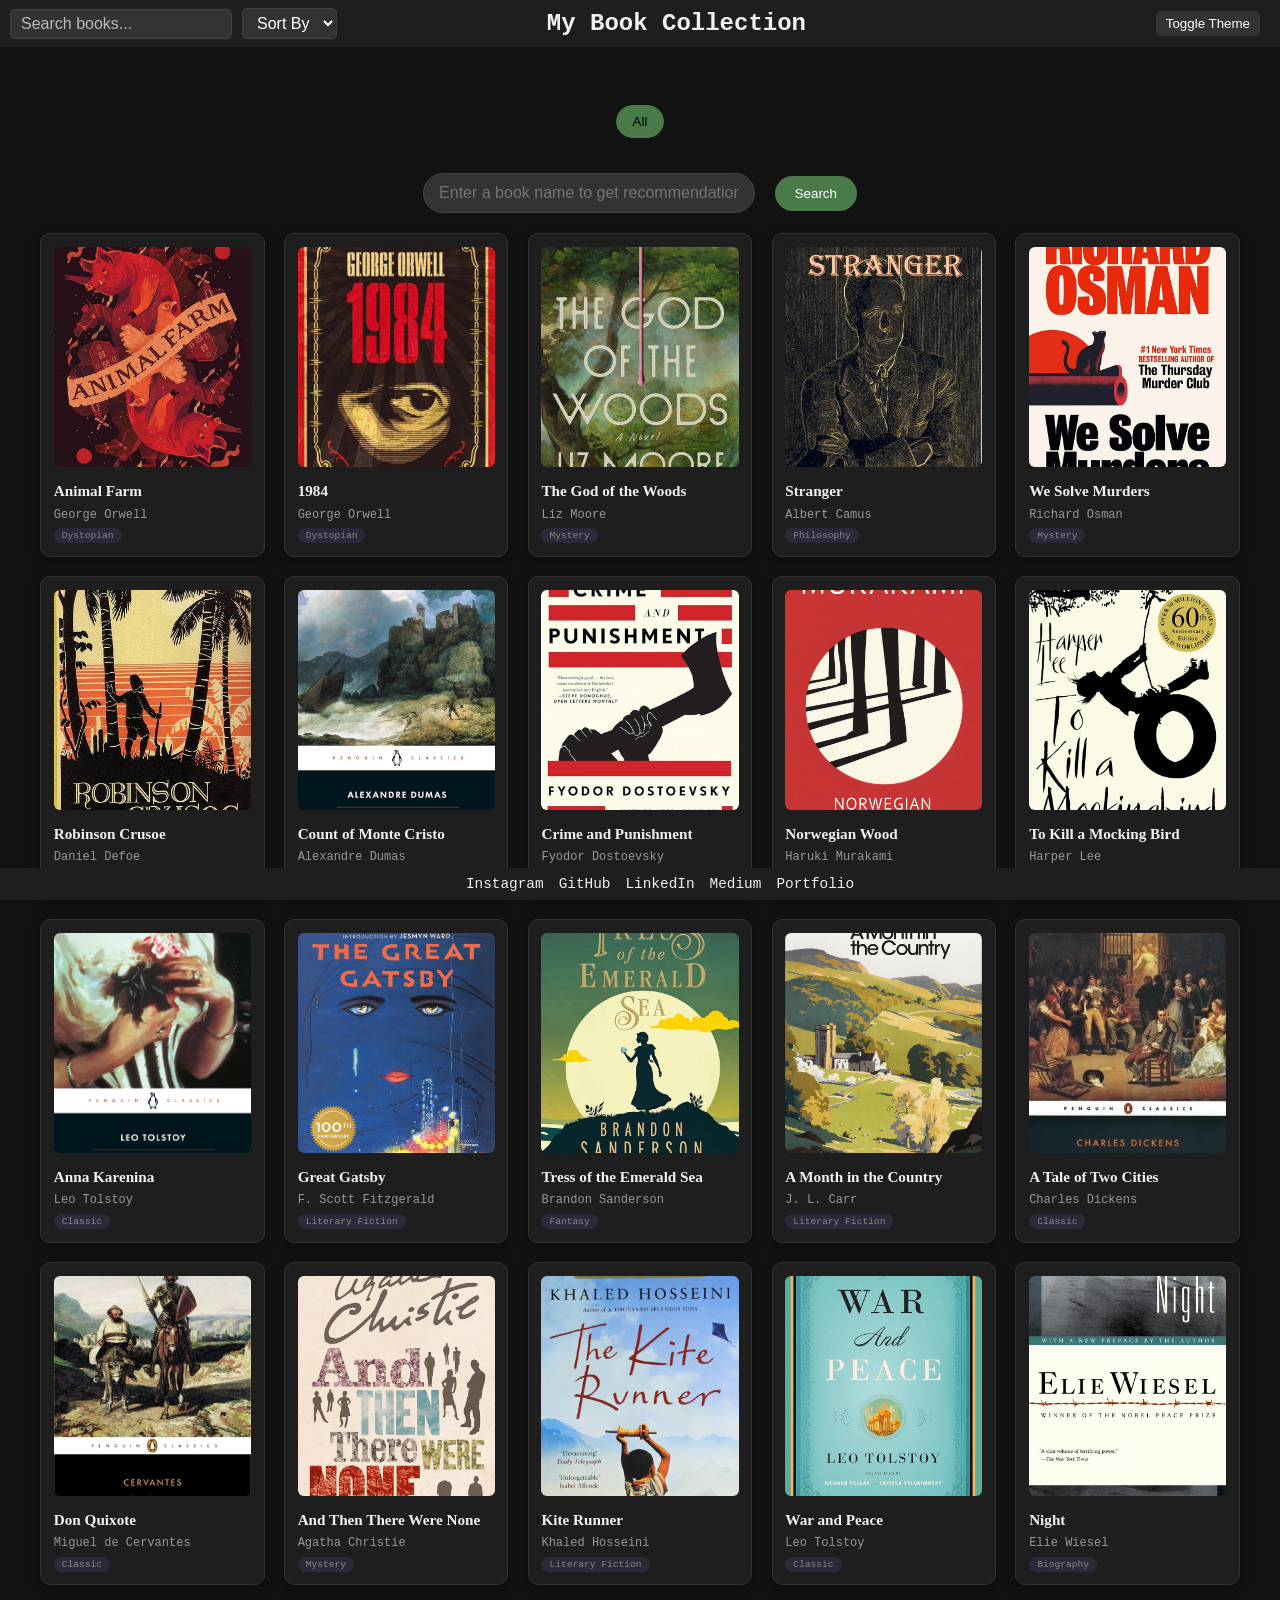
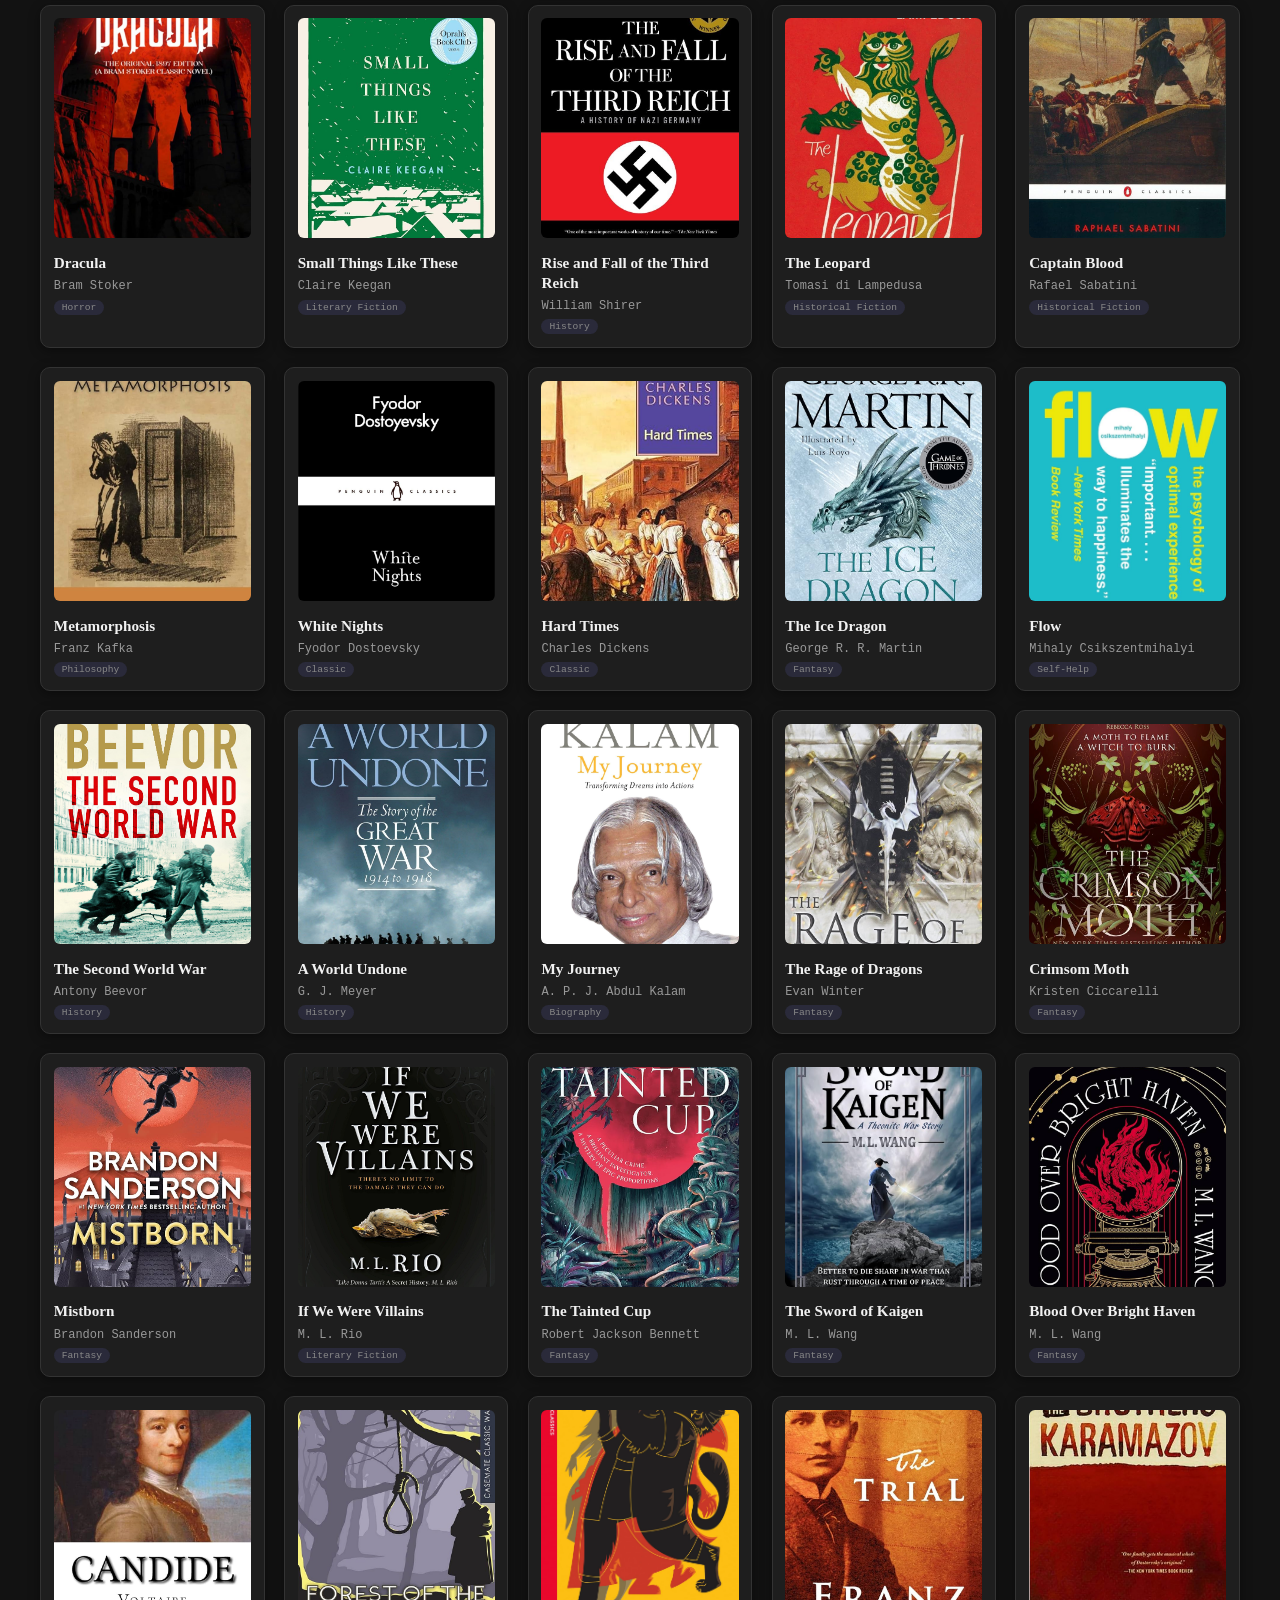
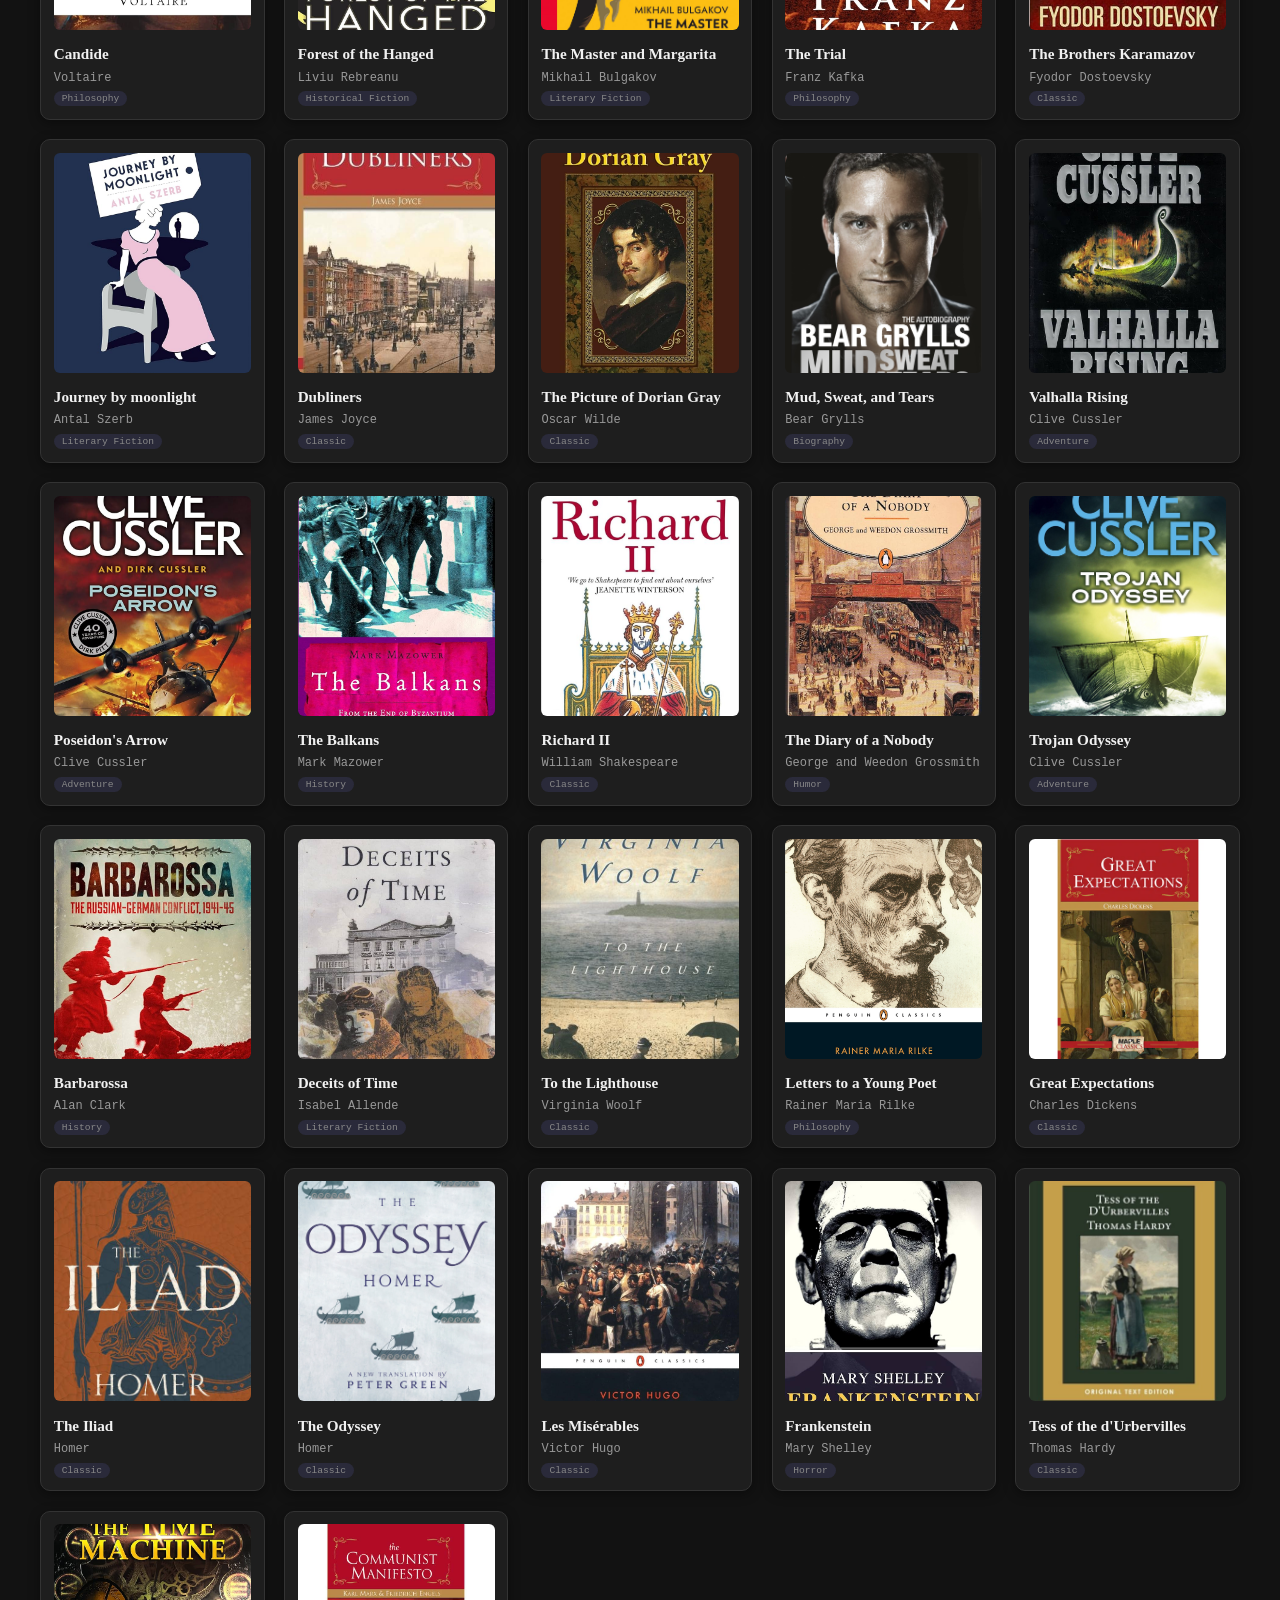
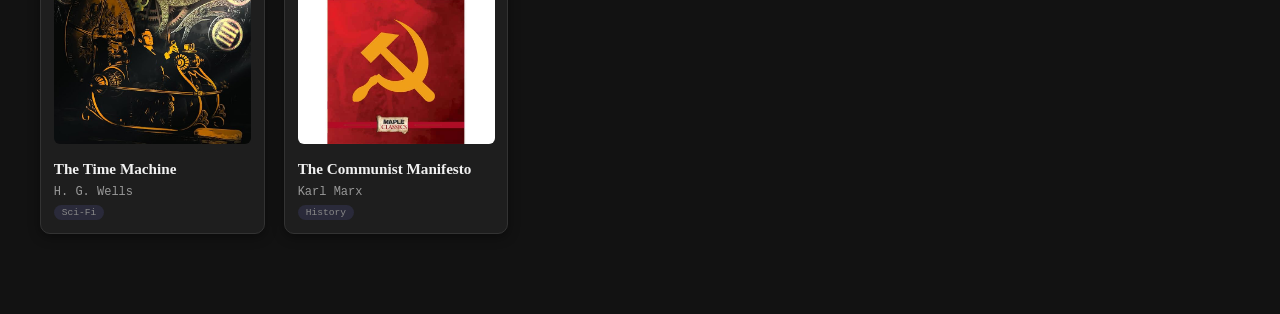
<file: index.html>
<!DOCTYPE html>
<html lang="en">
<head>
  <meta charset="UTF-8" />
  <meta name="viewport" content="width=device-width, initial-scale=1.0" />
  <title>Vellum Codex</title>
  <link rel="stylesheet" href="style.css" />
</head>
<body>
  <!-- Loading Animation -->
  <div id="loader" class="loader">
    <div class="book-flip-container">
      <div class="book-flip">
        <div class="book-flip-cover">
          <span class="book-flip-title">Vellum</span>
          <span class="book-flip-subtitle">Codex</span>
        </div>
        <div class="pages-container">
          <div class="flipping-page"></div>
          <div class="flipping-page"></div>
          <div class="flipping-page"></div>
          <div class="flipping-page"></div>
          <div class="flipping-page"></div>
        </div>
        <div class="book-flip-back"></div>
        <div class="book-flip-spine"></div>
      </div>
    </div>
    <div class="loader-text">Opening the library<span class="loader-dots"></span></div>
  </div>

  <header>
    <div class="header-left">
      <input type="text" id="searchBar" placeholder="Search books..." />
      <select id="sortBy">
        <option value="">Sort By</option>
        <option value="read">Read</option>
        <option value="unread">Unread</option>
        <option value="author">Author</option>
      </select>
    </div>
    <h1>My Book Collection</h1>
    <button id="toggleTheme">Toggle Theme</button>
  </header>

  <main>
    <!-- Stats Dashboard -->
    <section id="statsContainer" class="stats-dashboard"></section>
    
    <!-- Genre Filter Tabs -->
    <section id="genreTabs" class="genre-tabs">
      <button class="genre-tab active" onclick="filterByGenre('')">All</button>
    </section>
    
    <!-- Recommendation Search -->
    <section class="rec-search-container">
      <input type="text" id="recSearchInput" placeholder="Enter a book name to get recommendations..." />
      <button id="recSearchBtn" onclick="searchRecommendations()">Search</button>
      <div id="recResults"></div>
    </section>
    
    <!-- Books Grid -->
    <section class="books" id="bookGrid"></section>
  </main>

  <footer>
    <div class="social-links">
      <a href="https://www.instagram.com/notkrish03/" target="_blank">Instagram</a>
      <a href="https://github.com/krish2248" target="_blank">GitHub</a>
      <a href="https://www.linkedin.com/in/krish-soni-460932228/" target="_blank">LinkedIn</a>
      <a href="https://medium.com/@sonikrish2248" target="_blank">Medium</a>   
      <a href="https://sonikrish.com" target="_blank">Portfolio</a>
    </div>
   
  </footer>

  <script src="books.js"></script>
  <script>
  document.addEventListener('DOMContentLoaded', function() {
    var grid = document.getElementById('bookGrid');
    if (grid && window.books) {
      window.books.forEach(function(b) {
        var d = document.createElement('div');
        d.className = 'book-card';
        d.onclick = function() { window.location.href = 'book.html?book=' + encodeURIComponent(b.title); };
        d.innerHTML = '<img src="' + b.image + '"><h3>' + b.title + '</h3><p class="author">' + b.author + '</p><span class="genre-tag">' + b.genre + '</span>';
        grid.appendChild(d);
      });
    }
    var l = document.getElementById('loader');
    if (l) setTimeout(function() { l.classList.add('hidden'); }, 3000);
  });
  </script>
</body>
</html>
</file>
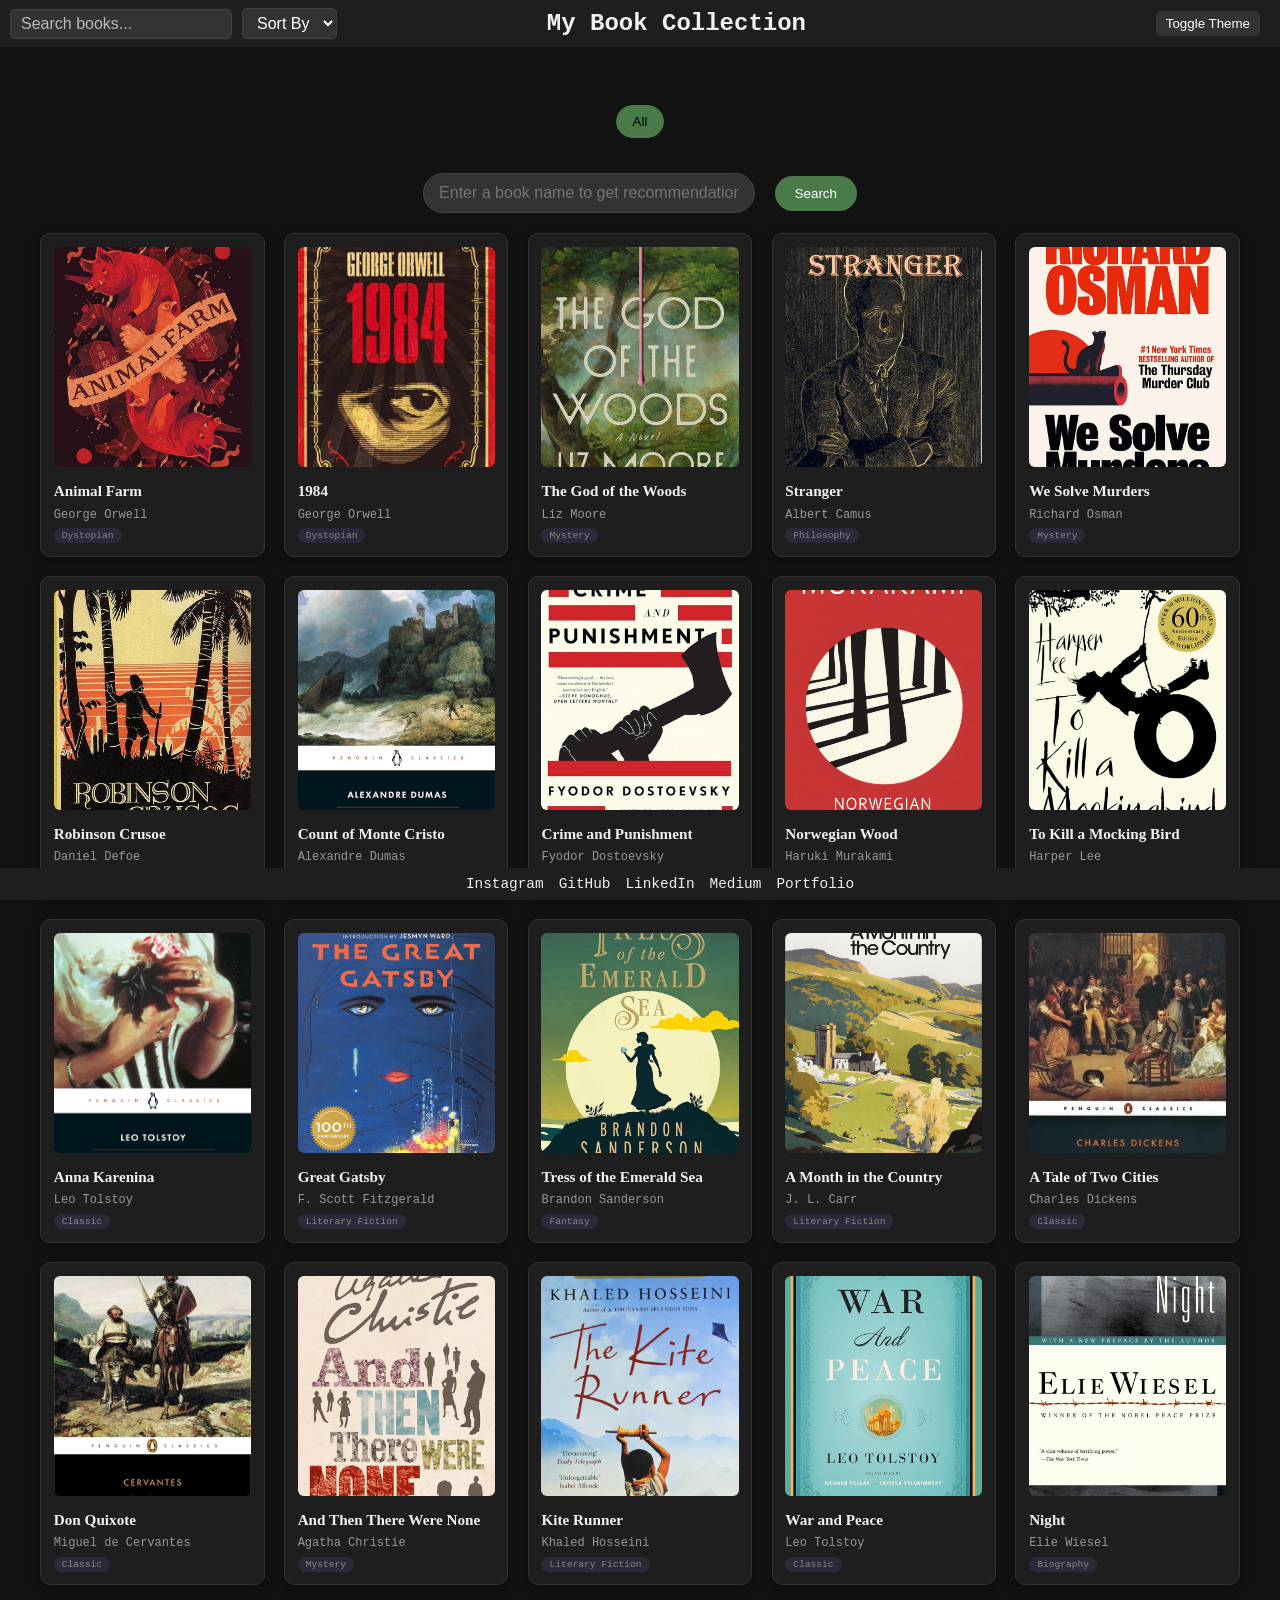
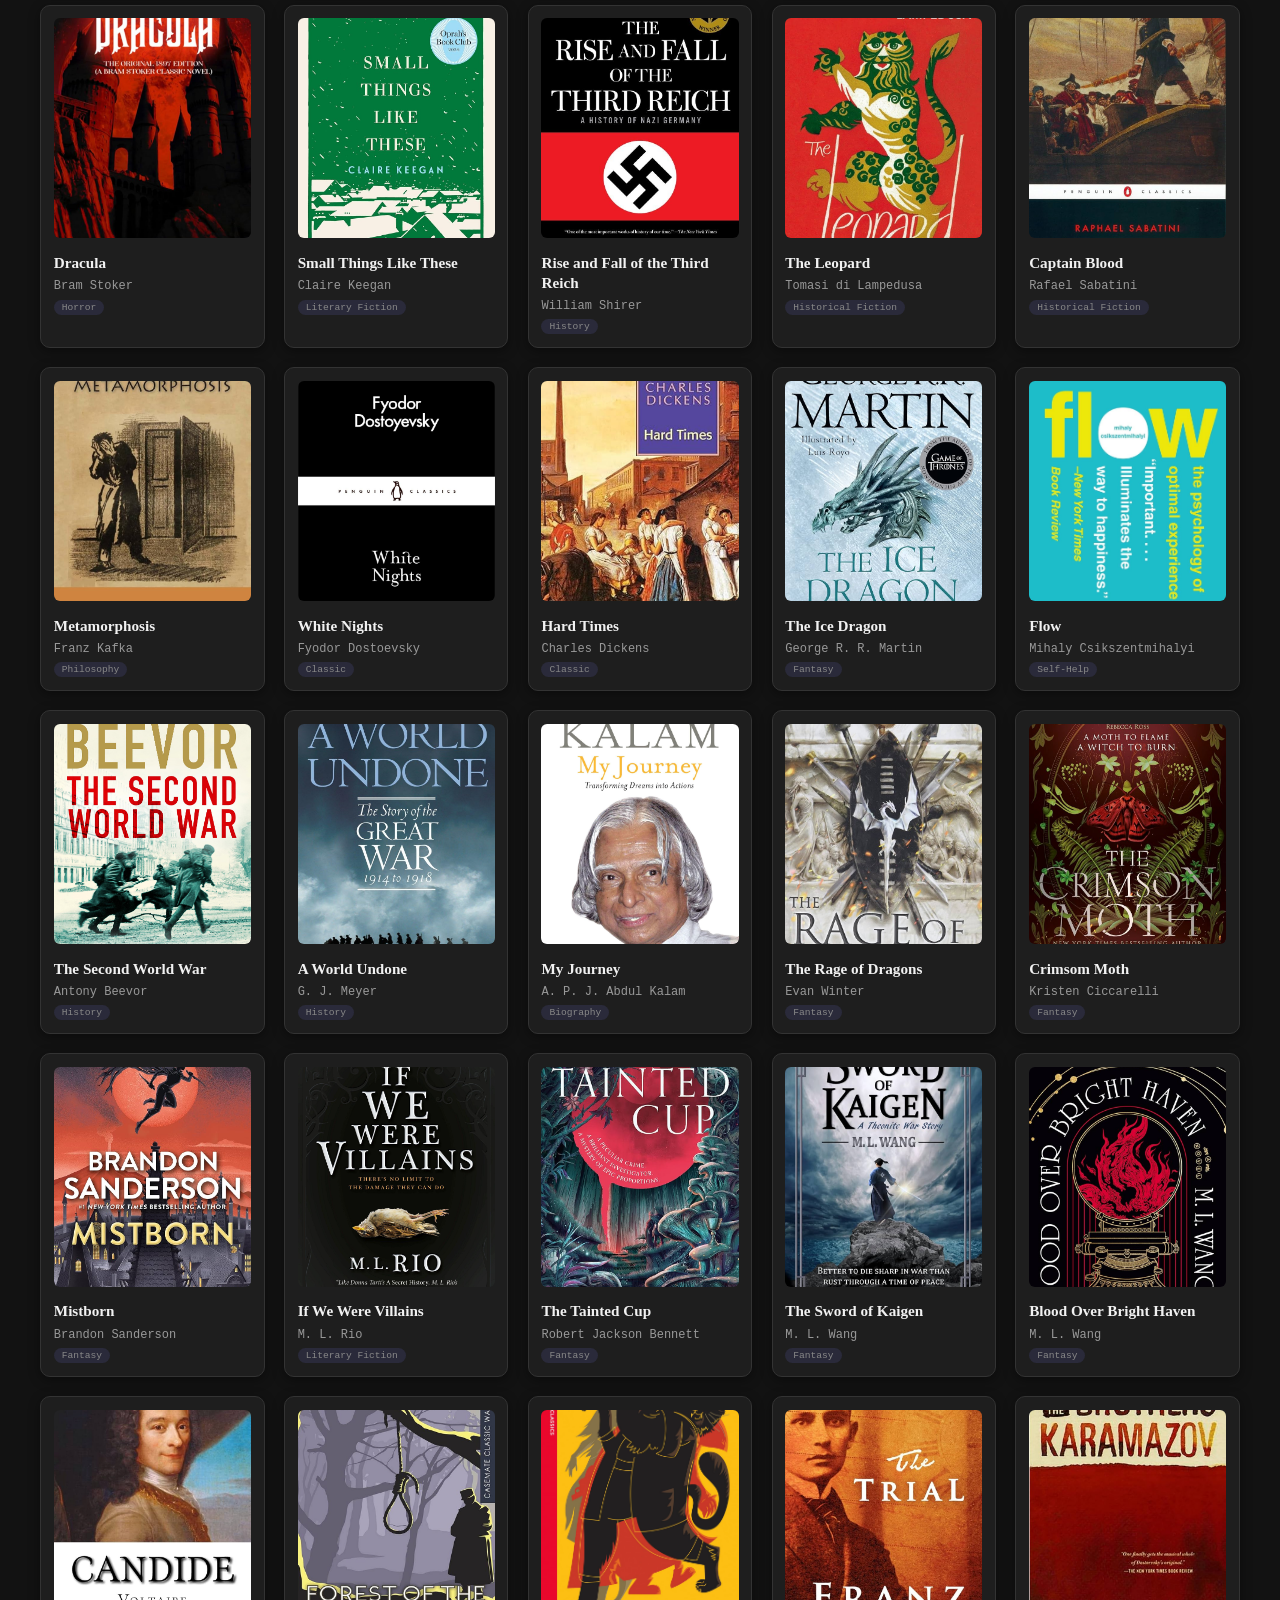
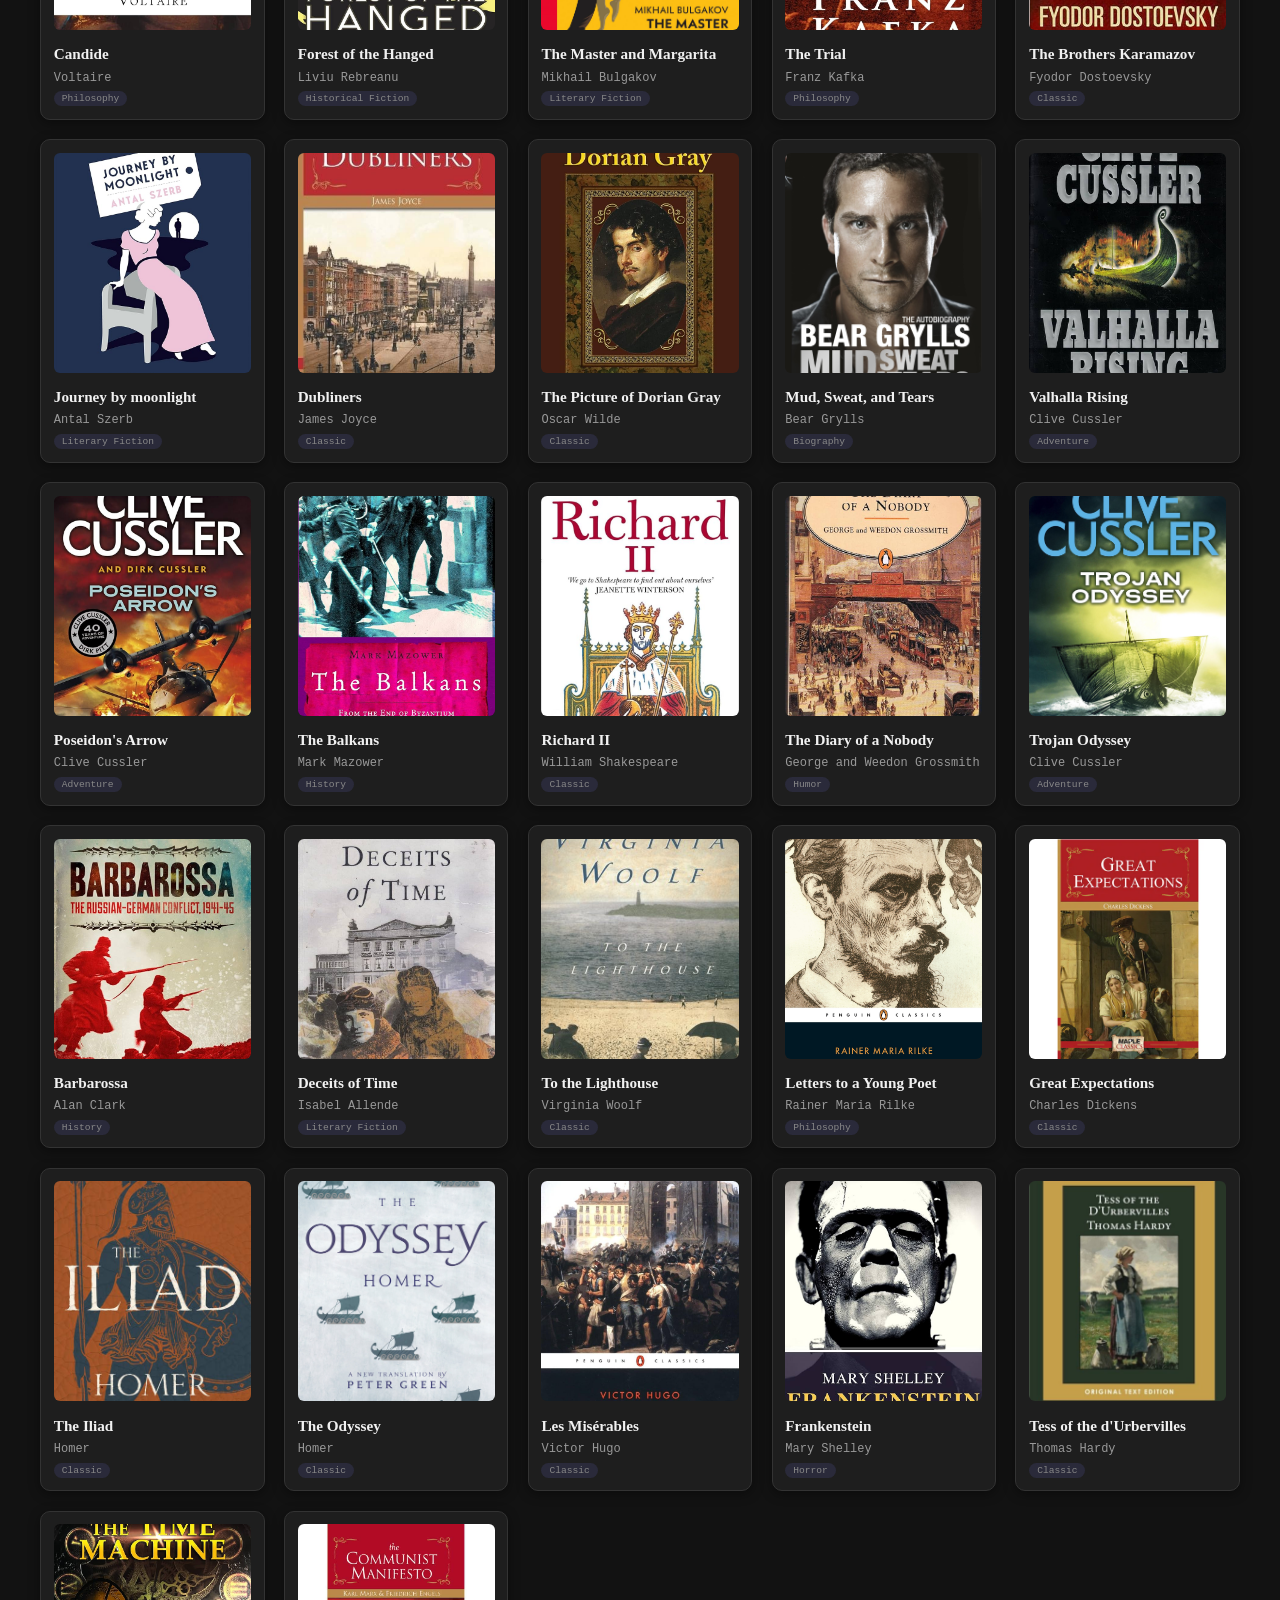
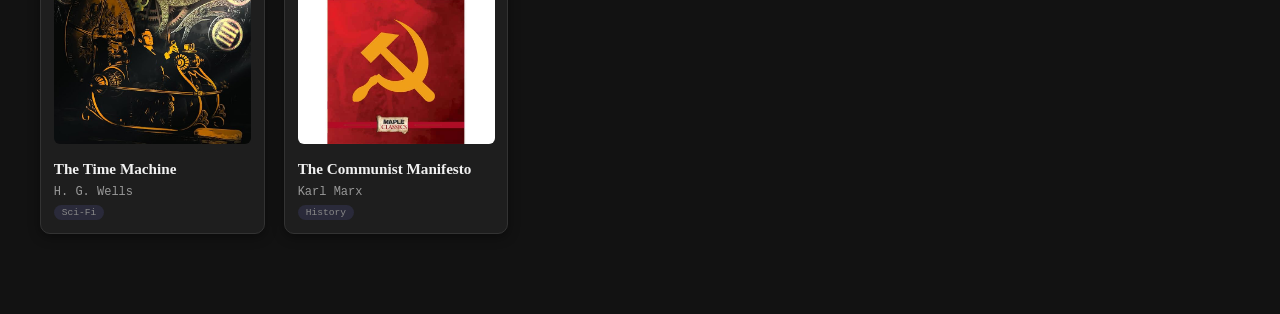
<file: book.html>
<!DOCTYPE html>
<html lang="en">
<head>
  <meta charset="UTF-8" />
  <meta name="viewport" content="width=device-width, initial-scale=1.0" />
  <title>Book Details - Vellum Codex</title>
  <link rel="stylesheet" href="style.css" />
  <link rel="stylesheet" href="book-page.css" />
</head>
<body>
  <!-- Loading Animation -->
  <div id="loader" class="loader">
    <div class="book-flip-container">
      <div class="book-flip">
        <div class="book-flip-cover">
          <span class="book-flip-title">Vellum</span>
          <span class="book-flip-subtitle">Codex</span>
        </div>
        <div class="pages-container">
          <div class="flipping-page"></div>
          <div class="flipping-page"></div>
          <div class="flipping-page"></div>
          <div class="flipping-page"></div>
          <div class="flipping-page"></div>
        </div>
        <div class="book-flip-back"></div>
        <div class="book-flip-spine"></div>
      </div>
    </div>
    <div class="loader-text">Loading book<span class="loader-dots"></span></div>
  </div>

  <header>
    <a href="index.html" class="back-btn">← Back</a>
    <h1>Book Details</h1>
    <button id="toggleTheme">Theme</button>
  </header>

  <main class="book-page-main">
    <div id="bookContent" class="book-page-content">
      <!-- Book content loaded via JS -->
    </div>
  </main>

  <footer>
    <div class="social-links">
      <a href="https://www.instagram.com/notkrish03/" target="_blank">Instagram</a>
      <a href="https://github.com/krish2248" target="_blank">GitHub</a>
      <a href="https://www.linkedin.com/in/krish-soni-460932228/" target="_blank">LinkedIn</a>
      <a href="https://medium.com/@sonikrish2248" target="_blank">Medium</a>   
      <a href="https://sonikrish.com" target="_blank">Portfolio</a>
    </div>
  </footer>

  <script src="books.js"></script>
  <script src="book-page.js"></script>
</body>
</html>
</file>
<file: style.css>
/* ====== style.css ====== */

/* ====== Loading Animation ====== */
.loader {
  position: fixed;
  top: 0;
  left: 0;
  width: 100%;
  height: 100%;
  background: linear-gradient(135deg, #1a1a2e 0%, #16213e 50%, #1a1a2e 100%);
  display: flex;
  flex-direction: column;
  justify-content: center;
  align-items: center;
  z-index: 9999;
  transition: opacity 0.6s ease, visibility 0.6s ease;
}

.loader.hidden {
  opacity: 0;
  visibility: hidden;
  pointer-events: none;
}

/* ====== 3D Book with Page Flip ====== */
.book-flip-container {
  perspective: 2000px;
  width: 180px;
  height: 240px;
  position: relative;
}

.book-flip {
  width: 100%;
  height: 100%;
  position: relative;
  transform-style: preserve-3d;
  transform: rotateY(-15deg);
  animation: bookFloat 4s ease-in-out infinite;
}

@keyframes bookFloat {
  0%, 100% { transform: rotateY(-15deg) translateY(0); }
  50% { transform: rotateY(-10deg) translateY(-10px); }
}

/* Book Cover - Front */
.book-flip-cover {
  position: absolute;
  width: 100%;
  height: 100%;
  background: linear-gradient(145deg, #2c1810 0%, #4a2c17 30%, #2c1810 70%, #1a0f0a 100%);
  border-radius: 3px 8px 8px 3px;
  transform: rotateY(0deg) translateZ(10px);
  box-shadow: 
    inset 3px 0 8px rgba(255,255,255,0.15),
    inset -3px 0 8px rgba(0,0,0,0.4),
    8px 8px 25px rgba(0,0,0,0.6);
  display: flex;
  flex-direction: column;
  justify-content: center;
  align-items: center;
  backface-visibility: hidden;
}

.book-flip-cover::before {
  content: '';
  position: absolute;
  left: 12px;
  top: 5%;
  bottom: 5%;
  width: 3px;
  background: linear-gradient(180deg, #1a0f0a 0%, #3d2517 50%, #1a0f0a 100%);
  border-radius: 2px;
}

.book-flip-title {
  font-family: 'Palatino Linotype', 'Book Antiqua', Georgia, serif;
  font-size: 1.8rem;
  font-weight: bold;
  color: #d4af37;
  text-transform: uppercase;
  letter-spacing: 4px;
  text-shadow: 2px 2px 4px rgba(0,0,0,0.5);
  margin-bottom: 8px;
}

.book-flip-subtitle {
  font-family: 'Palatino Linotype', 'Book Antiqua', Georgia, serif;
  font-size: 0.9rem;
  color: #c9a227;
  letter-spacing: 6px;
  text-transform: uppercase;
}

/* Back cover */
.book-flip-back {
  position: absolute;
  width: 100%;
  height: 100%;
  background: linear-gradient(145deg, #1a0f0a 0%, #2c1810 50%, #1a0f0a 100%);
  border-radius: 3px 8px 8px 3px;
  transform: rotateY(180deg) translateZ(10px);
  display: flex;
  justify-content: center;
  align-items: center;
}

.book-flip-back::after {
  content: '';
  position: absolute;
  left: 12px;
  top: 5%;
  bottom: 5%;
  width: 3px;
  background: #1a0f0a;
  border-radius: 2px;
}

/* Book Spine */
.book-flip-spine {
  position: absolute;
  width: 20px;
  height: 100%;
  left: 0;
  background: linear-gradient(90deg, #1a0f0a 0%, #3d2517 50%, #1a0f0a 100%);
  transform: rotateY(90deg) translateZ(10px);
}

/* Flipping Pages */
.pages-container {
  position: absolute;
  width: 95%;
  height: 90%;
  left: 2%;
  top: 5%;
  transform-style: preserve-3d;
}

.flipping-page {
  position: absolute;
  width: 100%;
  height: 100%;
  background: linear-gradient(90deg, #f5f5dc 0%, #fffef5 5%, #f5f5dc 10%, #fffef5 50%, #f5f5dc 90%, #fffef5 95%, #f5f5dc 100%);
  transform-origin: left center;
  border-radius: 1px 2px 2px 1px;
  box-shadow: inset 1px 0 3px rgba(0,0,0,0.1);
  backface-visibility: hidden;
}

.flipping-page::before {
  content: '';
  position: absolute;
  left: 0;
  top: 0;
  bottom: 0;
  width: 2px;
  background: linear-gradient(180deg, #e8e8d0 0%, #f0f0e0 50%, #e8e8d0 100%);
}

.flipping-page::after {
  content: '';
  position: absolute;
  right: 0;
  top: 10px;
  bottom: 10px;
  width: 1px;
  background: rgba(0,0,0,0.05);
}

/* Page animations */
.flipping-page:nth-child(1) {
  transform: rotateY(0deg) translateZ(9px);
  animation: flipPage1 3s ease-in-out infinite;
}

.flipping-page:nth-child(2) {
  transform: rotateY(0deg) translateZ(7px);
  animation: flipPage2 3s ease-in-out infinite 0.3s;
}

.flipping-page:nth-child(3) {
  transform: rotateY(0deg) translateZ(5px);
  animation: flipPage3 3s ease-in-out infinite 0.6s;
}

.flipping-page:nth-child(4) {
  transform: rotateY(0deg) translateZ(3px);
  animation: flipPage4 3s ease-in-out infinite 0.9s;
}

.flipping-page:nth-child(5) {
  transform: rotateY(0deg) translateZ(1px);
  animation: flipPage5 3s ease-in-out infinite 1.2s;
}

@keyframes flipPage1 {
  0%, 100% { transform: rotateY(0deg) translateZ(9px); }
  25% { transform: rotateY(-180deg) translateZ(9px); }
}

@keyframes flipPage2 {
  0%, 100% { transform: rotateY(0deg) translateZ(7px); }
  25% { transform: rotateY(-180deg) translateZ(7px); }
}

@keyframes flipPage3 {
  0%, 100% { transform: rotateY(0deg) translateZ(5px); }
  25% { transform: rotateY(-180deg) translateZ(5px); }
}

@keyframes flipPage4 {
  0%, 100% { transform: rotateY(0deg) translateZ(3px); }
  25% { transform: rotateY(-180deg) translateZ(3px); }
}

@keyframes flipPage5 {
  0%, 100% { transform: rotateY(0deg) translateZ(1px); }
  25% { transform: rotateY(-180deg) translateZ(1px); }
}

/* Loading text */
.loader-text {
  margin-top: 30px;
  font-family: 'Courier New', monospace;
  font-size: 1.1rem;
  color: #888;
  letter-spacing: 3px;
}

.loader-dots::after {
  content: '';
  animation: dots 1.5s infinite;
}

@keyframes dots {
  0%, 20% { content: '.'; }
  40% { content: '..'; }
  60%, 100% { content: '...'; }
}

/* Light mode loader */
body.light-mode .loader {
  background: linear-gradient(135deg, #f5f5f5 0%, #e8e8e8 50%, #f5f5f5 100%);
}

body.light-mode .loader-text {
  color: #666;
}

/* Enable smooth scrolling */
html {
  scroll-behavior: smooth;
}

/* Dark mode (default) is already set */
body {
  font-family: 'Courier New', monospace;
  background-color: #121212;
  color: #f1f1f1;
  padding: 0;
  margin: 0;
  display: flex;
  flex-direction: column;
  align-items: center;
  justify-content: space-between;
  transition: background-color 0.3s, color 0.3s;
}

header {
  width: 100%;
  background-color: #1e1e1e;
  color: #f1f1f1;
  padding: 8px 0;
  display: flex;
  justify-content: space-between;
  align-items: center;
  position: fixed;
  top: 0;
  left: 0;
  z-index: 1000;
  font-size: 1rem;
}

.header-left {
  display: flex;
  align-items: center;
  gap: 10px; /* Small space between search bar and sort dropdown */
  margin-left: 10px;
}

header input#searchBar {
  padding: 5px 10px;
  border: 1px solid #444;
  border-radius: 5px;
  background-color: #333;
  color: #fff;
  font-size: 1rem;
}

header input#searchBar::placeholder {
  color: #bbb;
}

header input#searchBar:focus {
  outline: none;
  border-color: #555;
}

header select#sortBy {
  padding: 5px 10px;
  border: 1px solid #444;
  border-radius: 5px;
  background-color: #333;
  color: #fff;
  font-size: 1rem;
  cursor: pointer;
}

header select#sortBy:focus {
  outline: none;
  border-color: #555;
}

header h1 {
  margin: 0;
  font-size: 1.5rem;
  margin-right: 140px;
  text-align: center;
  flex: 1;
}

#toggleTheme {
  margin-right: 20px;
  background-color: #333;
  color: #fff;
  border: none;
  padding: 5px 10px;
  border-radius: 5px;
  cursor: pointer;
}

#toggleTheme:hover {
  background-color: #555;
}

main {
  margin-top: 70px;
  margin-bottom: 60px;
  width: 100%;
  max-width: 1200px;
  padding: 20px;
}

.books {
  display: grid;
  grid-template-columns: repeat(auto-fill, minmax(200px, 1fr));
  gap: 1.2rem;
}

.book-card {
  background-color: #1e1e1e;
  border: 1px solid #333;
  border-radius: 10px;
  padding: 0.8rem;
  box-shadow: 0 3px 12px rgba(0, 0, 0, 0.4);
  transition: all 0.3s cubic-bezier(0.4, 0, 0.2, 1);
  cursor: pointer;
}

.book-card:hover {
  transform: translateY(-10px) scale(1.03);
  box-shadow: 0 15px 30px rgba(0, 0, 0, 0.6), 0 0 0 2px #4a7a4a;
  border-color: #4a7a4a;
}

.book-card img {
  width: 100%;
  height: 220px;
  object-fit: cover;
  border-radius: 6px;
  margin-bottom: 0.6rem;
}

.book-card h3 {
  margin: 0 0 0.4rem 0;
  font-family: 'Georgia', serif;
  font-size: 0.95rem;
  line-height: 1.3;
}

.book-card .author {
  font-size: 0.75rem;
  color: #999;
  margin: 0;
}

.book-card .genre-tag {
  display: inline-block;
  font-size: 0.6rem;
  padding: 2px 8px;
  background-color: #2a2a3a;
  border-radius: 10px;
  color: #888;
  margin-top: 0.4rem;
}

.book-card .description-preview {
  display: none;
  font-size: 0.7rem;
  color: #aaa;
  margin-top: 0.5rem;
  line-height: 1.4;
}

.book-card:hover .description-preview {
  display: block;
}

/* ====== Book Card Buttons ====== */
.book-card-actions {
  display: flex;
  gap: 4px;
  margin: 0.5rem 0;
  flex-wrap: wrap;
}

.book-btn {
  padding: 4px 8px;
  border: none;
  border-radius: 4px;
  cursor: pointer;
  font-size: 0.65rem;
  font-family: 'Courier New', monospace;
  transition: all 0.2s ease;
  flex: 1;
  min-width: 0;
}

.book-btn:hover {
  transform: scale(1.05);
}

.book-btn-read {
  background-color: #2d5a2d;
  color: #90ee90;
}

.book-btn-read:hover {
  background-color: #3d7a3d;
}

.book-btn-read.read {
  background-color: #4a7a4a;
  color: #98fb98;
}

.book-btn-favorite {
  background-color: #5a2d3a;
  color: #ffb6c1;
}

.book-btn-favorite:hover {
  background-color: #7a3d4a;
}

.book-btn-favorite.favorited {
  background-color: #c44569;
  color: #ffe4e1;
}

.book-btn-current {
  background-color: #2d4a5a;
  color: #add8e6;
}

.book-btn-current:hover {
  background-color: #3d5a7a;
}

footer {
  width: 100%;
  background-color: #1e1e1e;
  color: #f1f1f1;
  padding: 8px 20px;
  display: flex;
  justify-content: space-between;
  align-items: center;
  position: fixed;
  bottom: 0;
  left: 0;
  font-size: 0.9rem;
}

footer .social-links {
  display: flex;
  gap: 15px; /* Space between social links */
  justify-content: center;
  flex: 1;
}

footer .social-links a {
  color: inherit; /* Inherit color from footer */
  text-decoration: none;
  font-size: 0.9rem;
}

footer .social-links a:hover {
  text-decoration: underline;
}

footer .copyright {
  text-align: right;
  flex-shrink: 0;
}

/* Light mode */
body.light-mode {
  background-color: #f1f1f1;
  color: #121212;
}

body.light-mode header,
body.light-mode footer,
body.light-mode .book-card {
  background-color: #e4e4e4;
  color: #121212;
  border-color: #bbb;
}

body.light-mode #toggleTheme {
  background-color: #ccc;
  color: #121212;
}

body.light-mode #toggleTheme:hover {
  background-color: #aaa;
}

body.light-mode footer {
  background-color: #f1f1f1;
  color: #121212;
}

/* ====== Stats Dashboard ====== */
.stats {
  display: flex;
  flex-wrap: wrap;
  justify-content: center;
  gap: 20px;
  padding: 15px;
}

.stat-item {
  text-align: center;
  padding: 10px 20px;
  background-color: #252525;
  border-radius: 10px;
  min-width: 80px;
}

.stat-number {
  display: block;
  font-size: 1.8rem;
  font-weight: bold;
  color: #90ee90;
}

.stat-label {
  display: block;
  font-size: 0.8rem;
  color: #aaa;
}

/* ====== Genre Filter Tabs ====== */
.genre-tabs {
  display: flex;
  flex-wrap: wrap;
  gap: 10px;
  padding: 15px;
  justify-content: center;
}

.genre-tab {
  padding: 8px 16px;
  background-color: #333;
  border: 1px solid #444;
  border-radius: 20px;
  cursor: pointer;
  transition: all 0.2s ease;
}

.genre-tab:hover {
  background-color: #444;
}

.genre-tab.active {
  background-color: #4a7a4a;
  border-color: #4a7a4a;
}

/* ====== Recommendation Search ====== */
.rec-search-container {
  padding: 20px;
  text-align: center;
}

#recSearchInput {
  padding: 10px 15px;
  border: 1px solid #444;
  border-radius: 25px;
  background-color: #333;
  color: #fff;
  font-size: 1rem;
  width: 300px;
  max-width: 80%;
}

#recSearchBtn {
  padding: 10px 20px;
  margin-left: 10px;
  background-color: #4a7a4a;
  color: #fff;
  border: none;
  border-radius: 25px;
  cursor: pointer;
}

.rec-section {
  padding: 20px;
}

.rec-books {
  display: flex;
  flex-wrap: wrap;
  gap: 15px;
  justify-content: center;
  margin: 15px 0;
}

.rec-book {
  text-align: center;
  padding: 10px;
  background-color: #252525;
  border-radius: 10px;
  width: 120px;
}

.rec-book img {
  width: 80px;
  height: 120px;
  object-fit: cover;
}

.rec-author {
  font-size: 0.75rem;
  color: #aaa;
}

.rec-genre {
  font-size: 0.7rem;
  color: #666;
}

.rec-goodreads {
  display: inline-block;
  margin-top: 15px;
  padding: 10px 20px;
  background-color: #333;
  color: #fff;
  text-decoration: none;
  border-radius: 25px;
}

.rec-goodreads:hover {
  background-color: #444;
}

/* ====== Book Detail Modal ====== */
.book-modal {
  display: none;
  position: fixed;
  top: 0;
  left: 0;
  width: 100%;
  height: 100%;
  background-color: rgba(0, 0, 0, 0.9);
  z-index: 10000;
  justify-content: center;
  align-items: center;
  padding: 20px;
  overflow-y: auto;
}

.book-modal.active {
  display: flex;
}

.modal-content {
  background: linear-gradient(145deg, #1e1e2e 0%, #252540 50%, #1e1e2e 100%);
  border-radius: 15px;
  padding: 30px;
  max-width: 800px;
  width: 100%;
  position: relative;
  box-shadow: 0 20px 60px rgba(0, 0, 0, 0.8);
  animation: modalSlideIn 0.3s ease;
}

@keyframes modalSlideIn {
  from {
    opacity: 0;
    transform: translateY(30px) scale(0.95);
  }
  to {
    opacity: 1;
    transform: translateY(0) scale(1);
  }
}

.modal-close {
  position: absolute;
  top: 15px;
  right: 20px;
  font-size: 2rem;
  color: #888;
  cursor: pointer;
  transition: color 0.2s;
  line-height: 1;
}

.modal-close:hover {
  color: #fff;
}

.modal-book {
  display: grid;
  grid-template-columns: 250px 1fr;
  gap: 30px;
  align-items: start;
}

.modal-book img {
  width: 100%;
  height: 380px;
  object-fit: cover;
  border-radius: 10px;
  box-shadow: 0 10px 30px rgba(0, 0, 0, 0.5);
}

.modal-details h2 {
  font-family: 'Georgia', serif;
  font-size: 1.8rem;
  margin: 0 0 10px 0;
  color: #d4af37;
}

.modal-details .author-name {
  font-size: 1.1rem;
  color: #aaa;
  margin: 0 0 15px 0;
}

.modal-details .genre-badge {
  display: inline-block;
  padding: 5px 15px;
  background: linear-gradient(135deg, #2a4a2a 0%, #1a3a1a 100%);
  border-radius: 20px;
  color: #90ee90;
  font-size: 0.85rem;
  margin-bottom: 20px;
}

.modal-details .description {
  font-size: 0.95rem;
  line-height: 1.7;
  color: #ccc;
  margin: 20px 0;
}

.modal-details .goodreads-link {
  display: inline-flex;
  align-items: center;
  gap: 8px;
  padding: 12px 25px;
  background: linear-gradient(135deg, #66321f 0%, #4a2515 100%);
  color: #f4d03f;
  text-decoration: none;
  border-radius: 25px;
  font-size: 0.9rem;
  transition: all 0.3s;
  margin-top: 15px;
}

.modal-details .goodreads-link:hover {
  transform: scale(1.05);
  box-shadow: 0 5px 20px rgba(164, 80, 20, 0.4);
}

.modal-actions {
  display: flex;
  gap: 10px;
  margin-top: 20px;
  flex-wrap: wrap;
}

.modal-btn {
  padding: 10px 20px;
  border: none;
  border-radius: 8px;
  cursor: pointer;
  font-size: 0.85rem;
  transition: all 0.2s;
}

.modal-btn-read {
  background: linear-gradient(135deg, #2d5a2d 0%, #1a4a1a 100%);
  color: #90ee90;
}

.modal-btn-favorite {
  background: linear-gradient(135deg, #5a2d3a 0%, #3a1a2a 100%);
  color: #ffb6c1;
}

.modal-btn-current {
  background: linear-gradient(135deg, #2d4a5a 0%, #1a2a3a 100%);
  color: #add8e6;
}

.modal-btn:hover {
  transform: scale(1.05);
}

/* Recommended books in modal */
.modal-recommendations {
  margin-top: 30px;
  padding-top: 20px;
  border-top: 1px solid #333;
}

.modal-recommendations h4 {
  color: #888;
  margin: 0 0 15px 0;
  font-size: 0.9rem;
}

.rec-grid {
  display: flex;
  gap: 15px;
  overflow-x: auto;
  padding-bottom: 10px;
}

.rec-card {
  min-width: 100px;
  text-align: center;
  cursor: pointer;
}

.rec-card img {
  width: 80px;
  height: 120px;
  object-fit: cover;
  border-radius: 5px;
}

.rec-card p {
  font-size: 0.7rem;
  margin: 5px 0 0 0;
  color: #aaa;
}

/* Mobile Responsive */
@media (max-width: 768px) {
  .modal-book {
    grid-template-columns: 1fr;
    text-align: center;
  }
  
  .modal-book img {
    width: 180px;
    height: 270px;
    margin: 0 auto;
  }
  
  .modal-details h2 {
    font-size: 1.4rem;
  }
  
  .books {
    grid-template-columns: repeat(auto-fill, minmax(150px, 1fr));
    gap: 1rem;
  }
  
  .book-card img {
    height: 180px;
  }
  
  .book-card h3 {
    font-size: 0.85rem;
  }
  
  .genre-tabs {
    gap: 6px;
  }
  
  .genre-tab {
    padding: 6px 12px;
    font-size: 0.8rem;
  }
  
  header {
    flex-wrap: wrap;
    padding: 10px;
    gap: 10px;
  }
  
  header h1 {
    order: -1;
    width: 100%;
    text-align: center;
    font-size: 1.2rem;
    margin: 0;
  }
  
  .header-left {
    width: 100%;
    justify-content: center;
  }
  
  #toggleTheme {
    position: absolute;
    top: 10px;
    right: 10px;
  }
}

@media (max-width: 480px) {
  .books {
    grid-template-columns: repeat(2, 1fr);
    gap: 0.8rem;
  }
  
  .book-card {
    padding: 0.5rem;
  }
  
  .book-card img {
    height: 140px;
  }
  
  .book-card h3 {
    font-size: 0.75rem;
  }
  
  .book-card .author {
    font-size: 0.65rem;
  }
  
  .stats {
    gap: 10px;
  }
  
  .stat-item {
    padding: 8px 12px;
    min-width: 60px;
  }
  
  .stat-number {
    font-size: 1.3rem;
  }
}
</file>
<file: book-page.css>
/* ====== Book Page Styles ====== */

.book-page-main {
  margin-top: 80px;
  margin-bottom: 60px;
  width: 100%;
  max-width: 1000px;
  padding: 20px;
}

.book-page-content {
  display: grid;
  grid-template-columns: 320px 1fr;
  gap: 40px;
  align-items: start;
}

/* Book Cover */
.book-cover-section {
  position: sticky;
  top: 90px;
}

.book-cover-large {
  width: 100%;
  height: auto;
  max-height: 500px;
  object-fit: contain;
  border-radius: 12px;
  box-shadow: 0 15px 40px rgba(0, 0, 0, 0.6);
}

/* Book Info */
.book-info-section {
  color: #f1f1f1;
}

.book-title-large {
  font-family: 'Georgia', serif;
  font-size: 2.2rem;
  margin: 0 0 10px 0;
  color: #d4af37;
  line-height: 1.2;
}

.book-author-large {
  font-size: 1.2rem;
  color: #aaa;
  margin: 0 0 20px 0;
}

.book-meta {
  display: flex;
  gap: 15px;
  flex-wrap: wrap;
  margin-bottom: 25px;
}

.book-badge {
  padding: 8px 18px;
  border-radius: 20px;
  font-size: 0.85rem;
}

.book-badge-genre {
  background: linear-gradient(135deg, #2a4a2a 0%, #1a3a1a 100%);
  color: #90ee90;
}

.book-badge-status {
  background: linear-gradient(135deg, #3a2a4a 0%, #2a1a3a 100%);
  color: #c9a0ff;
}

.book-badge-rating {
  background: linear-gradient(135deg, #4a3a10 0%, #3a2a10 100%);
  color: #ffcc00;
}

/* Description */
.book-description-section {
  margin: 30px 0;
}

.book-description-section h3 {
  font-size: 1rem;
  color: #888;
  margin-bottom: 15px;
  text-transform: uppercase;
  letter-spacing: 2px;
}

.book-description-text {
  font-size: 1.05rem;
  line-height: 1.8;
  color: #ddd;
}

/* Action Buttons */
.book-actions-section {
  display: flex;
  gap: 15px;
  flex-wrap: wrap;
  margin: 25px 0;
}

.book-action-btn {
  padding: 14px 28px;
  border: none;
  border-radius: 10px;
  cursor: pointer;
  font-size: 1rem;
  font-weight: 500;
  transition: all 0.3s ease;
  display: flex;
  align-items: center;
  gap: 8px;
}

.book-action-btn:hover {
  transform: translateY(-3px);
  box-shadow: 0 10px 25px rgba(0, 0, 0, 0.4);
}

.btn-read {
  background: linear-gradient(135deg, #2d6a2d 0%, #1a4a1a 100%);
  color: #90ee90;
}

.btn-favorite {
  background: linear-gradient(135deg, #6a2a4a 0%, #4a1a2a 100%);
  color: #ffa0b0;
}

.btn-current {
  background: linear-gradient(135deg, #2a4a6a 0%, #1a2a4a 100%);
  color: #80c0ff;
}

.btn-goodreads {
  background: linear-gradient(135deg, #663328 0%, #4a2518 100%);
  color: #f4c03f;
}

/* External Links */
.book-links-section {
  margin: 30px 0;
  padding: 25px;
  background: rgba(255, 255, 255, 0.03);
  border-radius: 12px;
}

.book-links-section h3 {
  font-size: 0.9rem;
  color: #666;
  margin-bottom: 15px;
}

.external-links {
  display: flex;
  gap: 12px;
  flex-wrap: wrap;
}

.external-link {
  padding: 10px 20px;
  border-radius: 8px;
  text-decoration: none;
  font-size: 0.9rem;
  transition: all 0.2s;
}

.external-link:hover {
  transform: scale(1.05);
}

.link-goodreads {
  background: linear-gradient(135deg, #4a3520 0%, #3a2510 100%);
  color: #f4c03f;
}

.link-amazon {
  background: linear-gradient(135deg, #ff9900 0%, #cc7a00 100%);
  color: #000;
}

.link-audible {
  background: linear-gradient(135deg, #00a8e0 0%, #0088b0 100%);
  color: #fff;
}

/* Similar Books */
.book-similar-section {
  margin-top: 40px;
  padding-top: 30px;
  border-top: 1px solid #333;
}

.book-similar-section h3 {
  font-size: 1rem;
  color: #888;
  margin-bottom: 20px;
  text-transform: uppercase;
  letter-spacing: 2px;
}

.similar-books-grid {
  display: grid;
  grid-template-columns: repeat(auto-fill, minmax(140px, 1fr));
  gap: 20px;
}

.similar-book-card {
  cursor: pointer;
  transition: all 0.3s;
}

.similar-book-card:hover {
  transform: translateY(-8px);
}

.similar-book-card img {
  width: 100%;
  height: 200px;
  object-fit: cover;
  border-radius: 8px;
  margin-bottom: 8px;
}

.similar-book-card h4 {
  font-size: 0.85rem;
  margin: 0 0 4px 0;
  color: #ccc;
}

.similar-book-card p {
  font-size: 0.75rem;
  color: #888;
  margin: 0;
}

/* Back Button */
.back-btn {
  color: #888;
  text-decoration: none;
  font-size: 0.9rem;
  transition: color 0.2s;
}

.back-btn:hover {
  color: #fff;
}

/* Mobile Responsive */
@media (max-width: 768px) {
  .book-page-content {
    grid-template-columns: 1fr;
    gap: 25px;
  }
  
  .book-cover-section {
    position: static;
    text-align: center;
  }
  
  .book-cover-large {
    max-height: 350px;
    width: auto;
  }
  
  .book-title-large {
    font-size: 1.6rem;
    text-align: center;
  }
  
  .book-author-large {
    text-align: center;
  }
  
  .book-meta {
    justify-content: center;
  }
  
  .book-actions-section {
    justify-content: center;
  }
  
  .book-action-btn {
    flex: 1;
    min-width: 120px;
    justify-content: center;
  }
  
  .similar-books-grid {
    grid-template-columns: repeat(3, 1fr);
  }
}

@media (max-width: 480px) {
  .book-page-content {
    padding: 15px;
  }
  
  .book-title-large {
    font-size: 1.3rem;
  }
  
  .book-description-text {
    font-size: 0.95rem;
  }
  
  .book-action-btn {
    padding: 12px 18px;
    font-size: 0.85rem;
  }
  
  .similar-books-grid {
    grid-template-columns: repeat(2, 1fr);
  }
}
</file>
